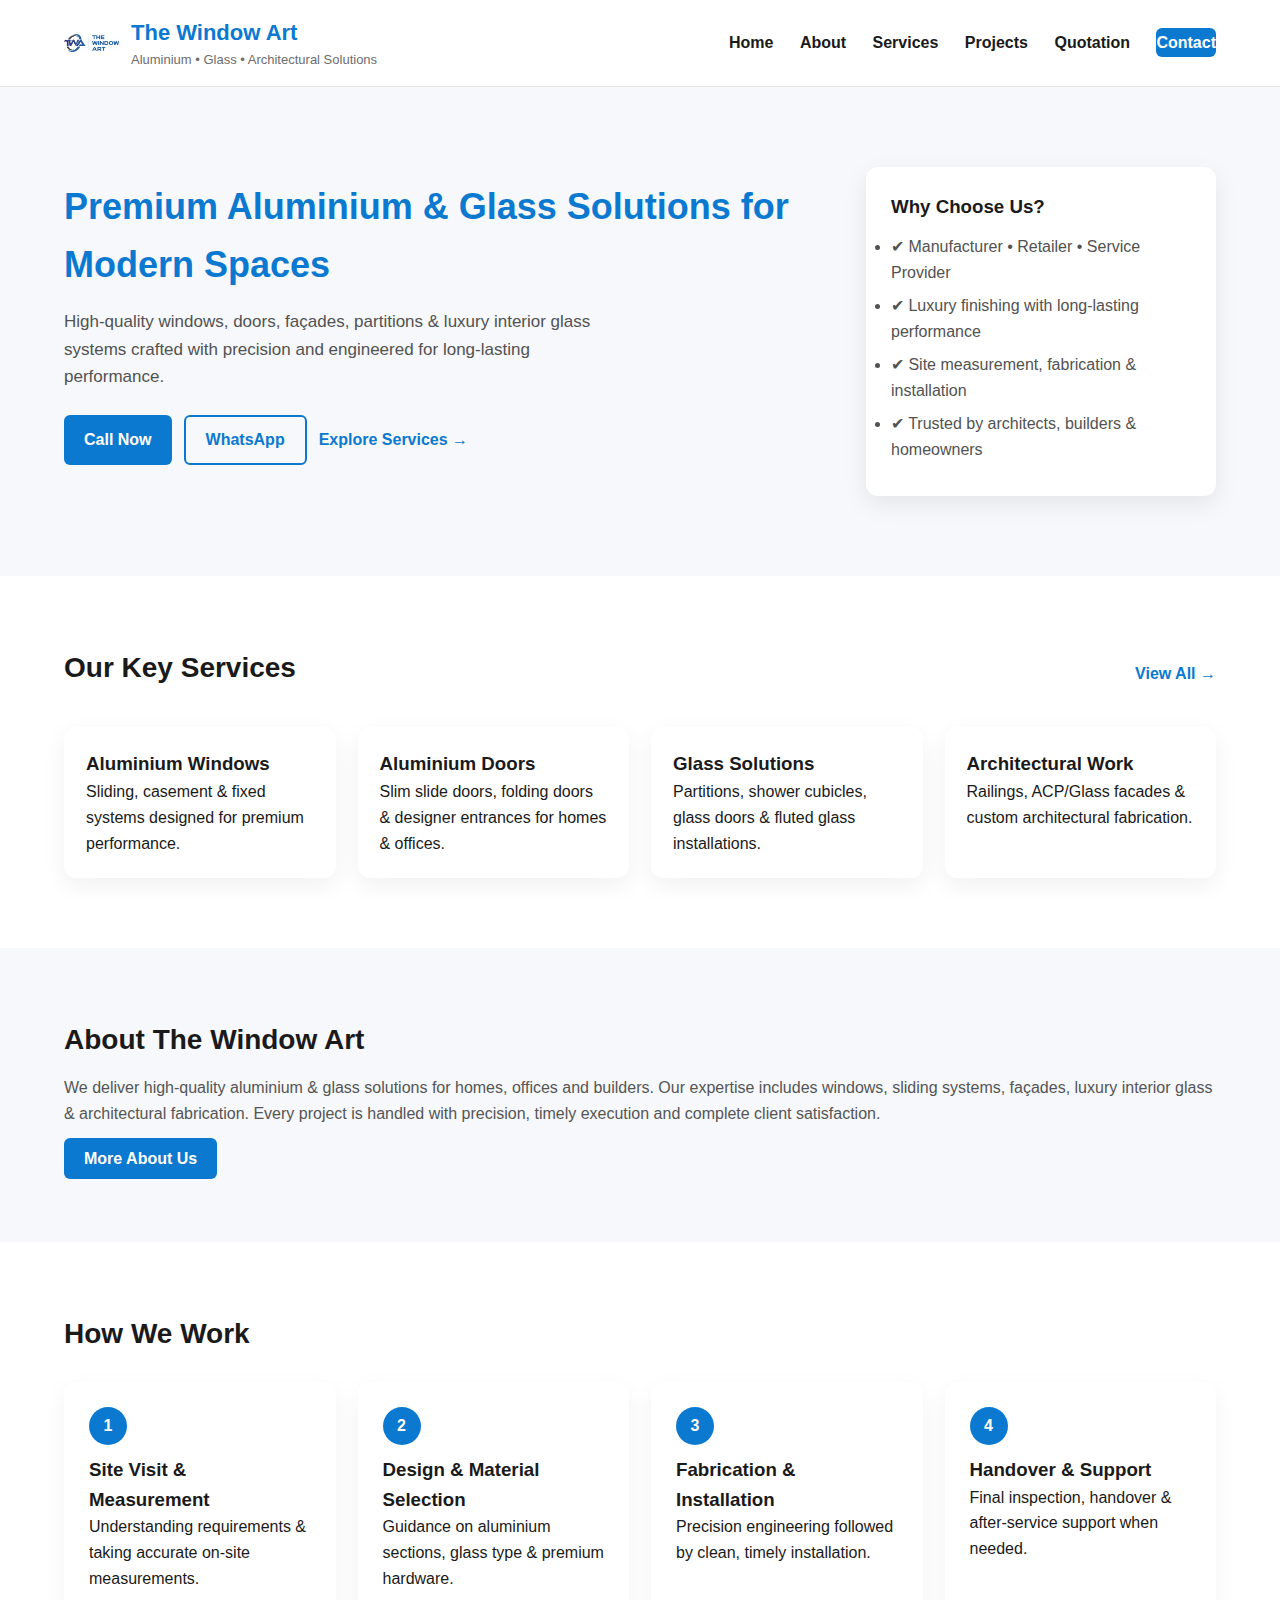
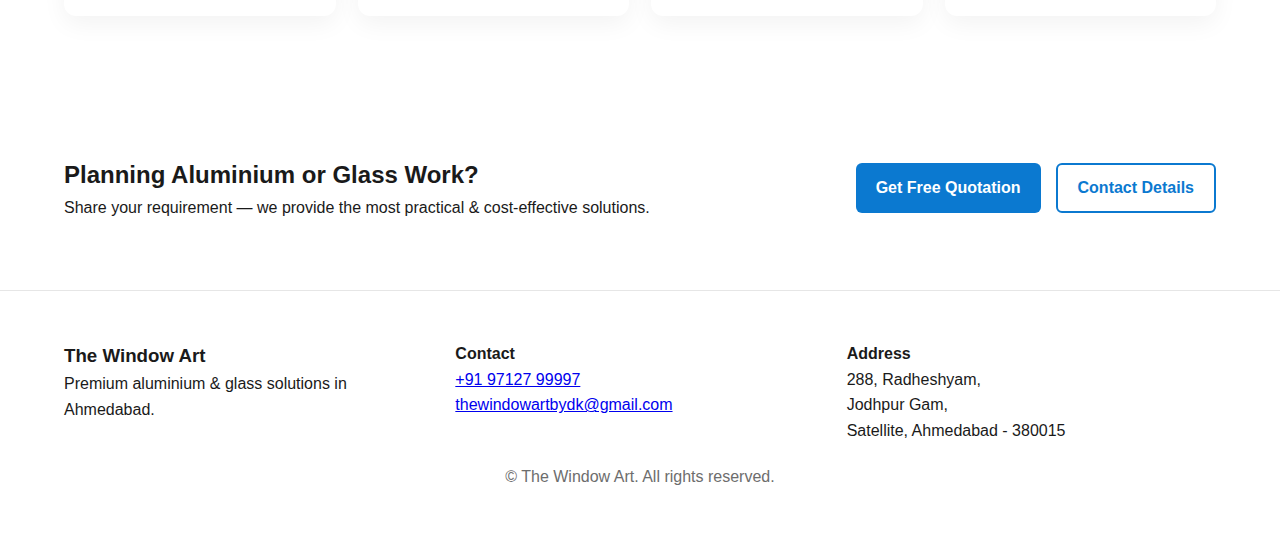
<file: index.html>
<!DOCTYPE html>
<html lang="en">
<head>
  <meta charset="UTF-8" />
  <meta name="viewport" content="width=device-width, initial-scale=1.0" />
  <title>The Window Art | Premium Aluminium & Glass Solutions</title>
  <link rel="stylesheet" href="style.css" />
  <link rel="icon" type="image/png" href="assets/images/twa-logo.png" />
</head>
<body class="home-light">

<!-- HEADER -->
<header class="header light-header">
  <div class="container header-flex">
    <a href="index.html" class="brand-flex">
      <img src="assets/images/twa-logo.png" class="logo"/>
      <div>
        <h1 class="brand-title">The Window Art</h1>
        <p class="brand-sub">Aluminium • Glass • Architectural Solutions</p>
      </div>
    </a>

    <nav class="nav">
      <a href="index.html">Home</a>
      <a href="about.html">About</a>
      <a href="services.html">Services</a>
      <a href="projects.html">Projects</a>
      <a href="free-quotation.html">Quotation</a>
      <a href="contact.html" class="btn-nav">Contact</a>
    </nav>
  </div>
</header>

<!-- HERO -->
<section class="hero-light">
  <div class="container hero-inner">
    <div class="hero-text-block">
      <h2 class="hero-title">Premium Aluminium & Glass Solutions for Modern Spaces</h2>
      <p class="hero-sub">High‑quality windows, doors, façades, partitions & luxury interior glass systems crafted with precision and engineered for long‑lasting performance.</p>

      <div class="hero-btn-row">
        <a href="tel:+919712799997" class="btn-primary">Call Now</a>
        <a href="https://wa.me/919712799997" target="_blank" class="btn-outline">WhatsApp</a>
        <a href="services.html" class="btn-link">Explore Services →</a>
      </div>
    </div>

    <div class="hero-stats-card">
      <h3>Why Choose Us?</h3>
      <ul>
        <li>✔ Manufacturer • Retailer • Service Provider</li>
        <li>✔ Luxury finishing with long‑lasting performance</li>
        <li>✔ Site measurement, fabrication & installation</li>
        <li>✔ Trusted by architects, builders & homeowners</li>
      </ul>
    </div>
  </div>
</section>

<!-- SERVICES HIGHLIGHT -->
<section class="section-light">
  <div class="container">
    <div class="section-header-flex">
      <h2 class="section-title">Our Key Services</h2>
      <a href="services.html" class="section-link">View All →</a>
    </div>

    <div class="service-card-grid">
      <div class="service-card">
        <h3>Aluminium Windows</h3>
        <p>Sliding, casement & fixed systems designed for premium performance.</p>
      </div>

      <div class="service-card">
        <h3>Aluminium Doors</h3>
        <p>Slim slide doors, folding doors & designer entrances for homes & offices.</p>
      </div>

      <div class="service-card">
        <h3>Glass Solutions</h3>
        <p>Partitions, shower cubicles, glass doors & fluted glass installations.</p>
      </div>

      <div class="service-card">
        <h3>Architectural Work</h3>
        <p>Railings, ACP/Glass facades & custom architectural fabrication.</p>
      </div>
    </div>
  </div>
</section>

<!-- ABOUT PREVIEW -->
<section class="section-grey">
  <div class="container about-preview-flex">
    <div class="about-text">
      <h2 class="section-title">About The Window Art</h2>
      <p>
        We deliver high‑quality aluminium & glass solutions for homes, offices and builders.
        Our expertise includes windows, sliding systems, façades, luxury interior glass & architectural fabrication.
        Every project is handled with precision, timely execution and complete client satisfaction.
      </p>
      <a href="about.html" class="btn-primary">More About Us</a>
    </div>
  </div>
</section>

<!-- PROCESS -->
<section class="section-light">
  <div class="container">
    <h2 class="section-title">How We Work</h2>
    <div class="steps-grid-light">

      <div class="step-box-light">
        <span class="step-num">1</span>
        <h3>Site Visit & Measurement</h3>
        <p>Understanding requirements & taking accurate on-site measurements.</p>
      </div>

      <div class="step-box-light">
        <span class="step-num">2</span>
        <h3>Design & Material Selection</h3>
        <p>Guidance on aluminium sections, glass type & premium hardware.</p>
      </div>

      <div class="step-box-light">
        <span class="step-num">3</span>
        <h3>Fabrication & Installation</h3>
        <p>Precision engineering followed by clean, timely installation.</p>
      </div>

      <div class="step-box-light">
        <span class="step-num">4</span>
        <h3>Handover & Support</h3>
        <p>Final inspection, handover & after‑service support when needed.</p>
      </div>

    </div>
  </div>
</section>

<!-- CTA -->
<section class="section-cta-light">
  <div class="container cta-flex">
    <div>
      <h2>Planning Aluminium or Glass Work?</h2>
      <p>Share your requirement — we provide the most practical & cost‑effective solutions.</p>
    </div>
    <div class="cta-btns">
      <a href="free-quotation.html" class="btn-primary">Get Free Quotation</a>
      <a href="contact.html" class="btn-outline">Contact Details</a>
    </div>
  </div>
</section>

<!-- FOOTER -->
<footer class="footer-light">
  <div class="container footer-grid">

    <div>
      <h3>The Window Art</h3>
      <p>Premium aluminium & glass solutions in Ahmedabad.</p>
    </div>

    <div>
      <h4>Contact</h4>
      <p><a href="tel:+919712799997">+91 97127 99997</a></p>
      <p><a href="mailto:thewindowartbydk@gmail.com">thewindowartbydk@gmail.com</a></p>
    </div>

    <div>
      <h4>Address</h4>
      <p>288, Radheshyam,<br>Jodhpur Gam,<br>Satellite, Ahmedabad - 380015</p>
    </div>

  </div>

  <div class="footer-bottom-light">
    <p>© <span id="year"></span> The Window Art. All rights reserved.</p>
  </div>
</footer>

</body>
</html>
</file>
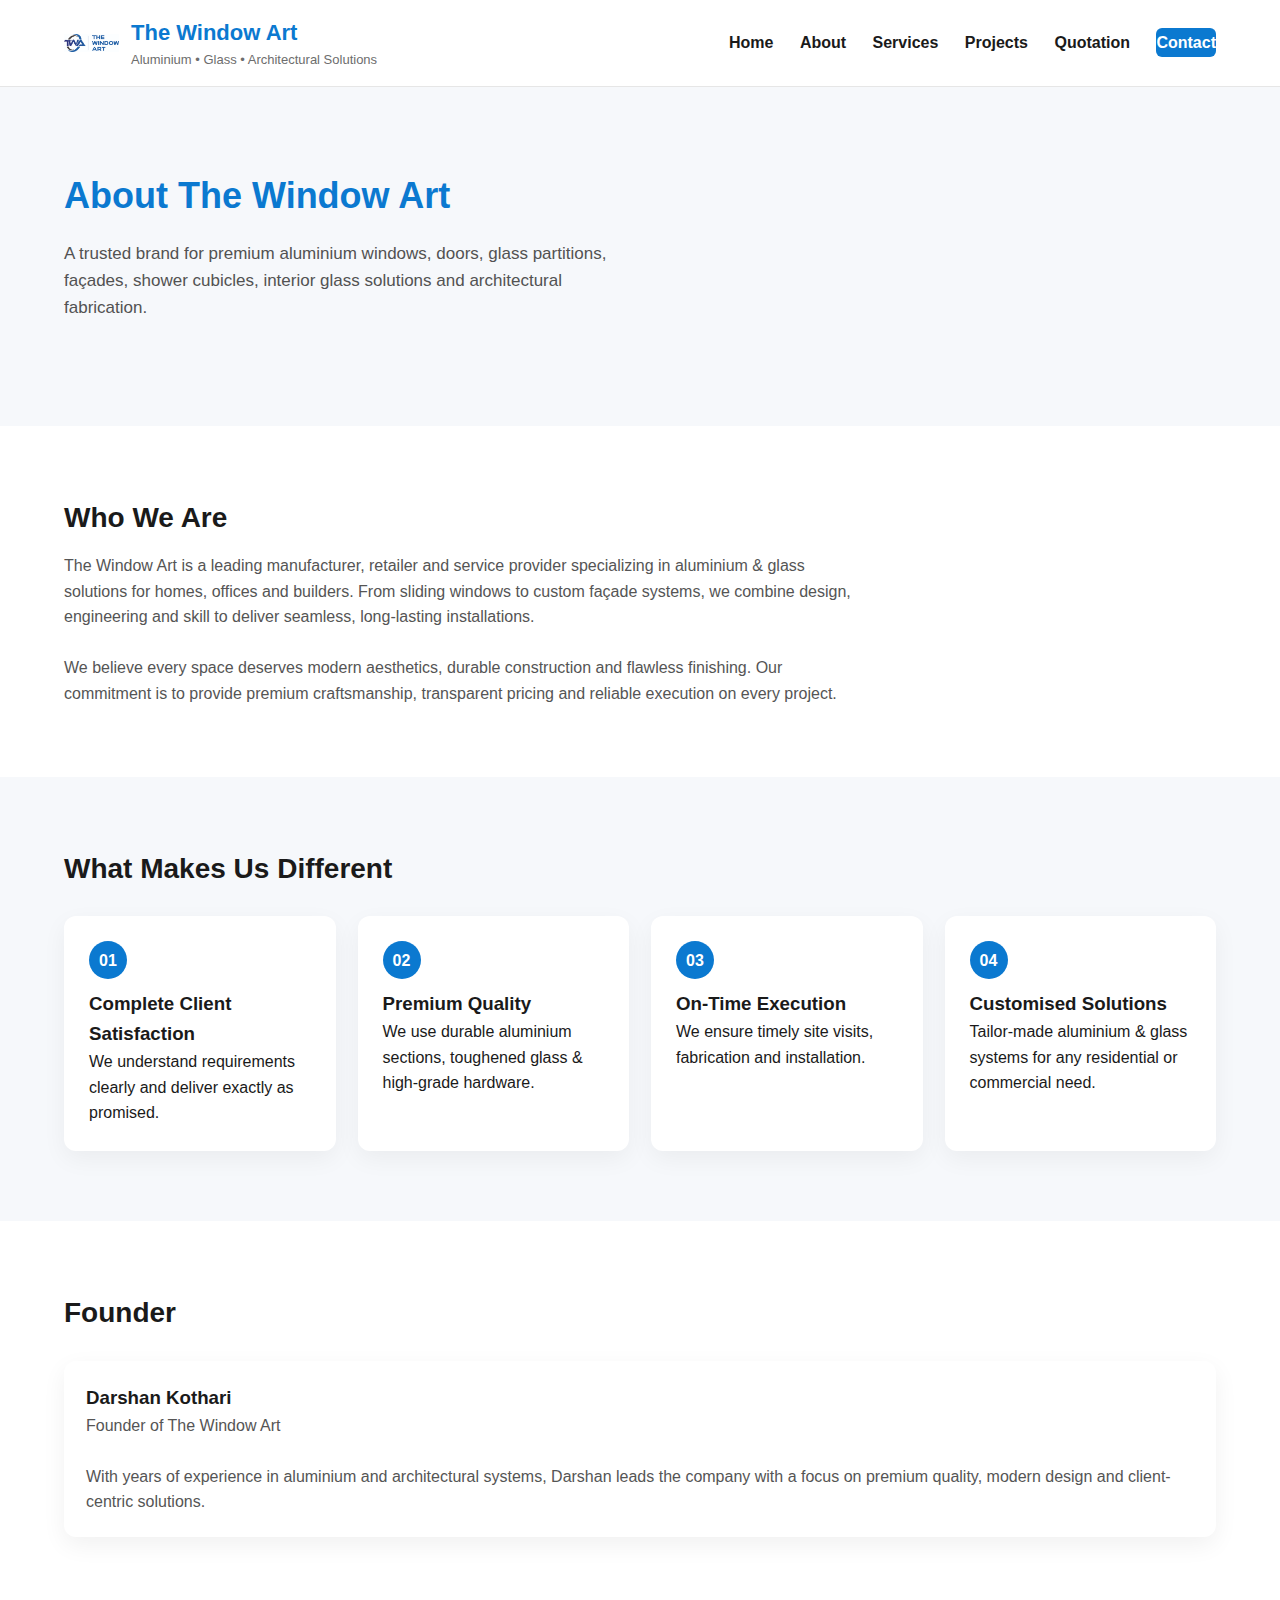
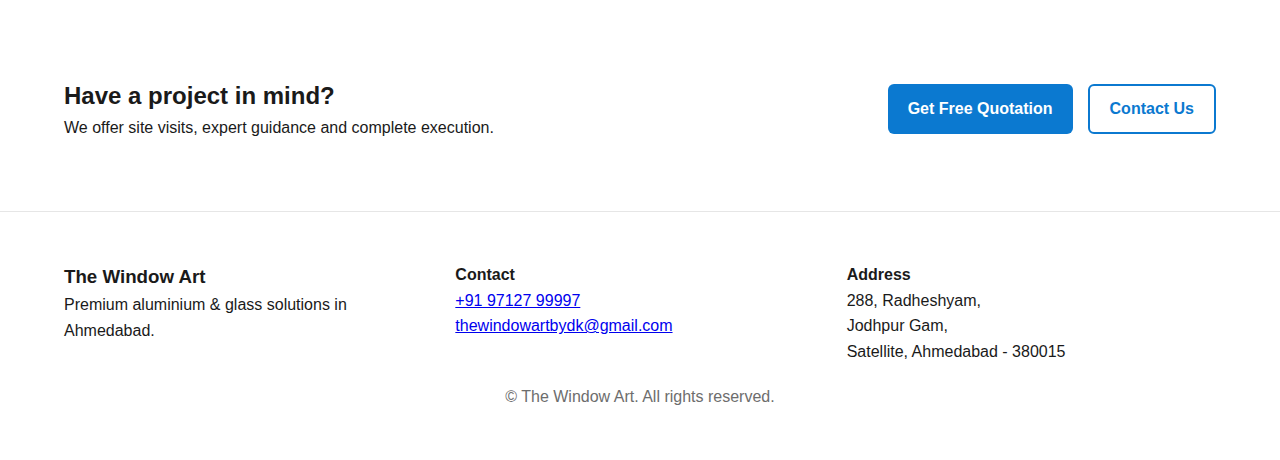
<file: about.html>
<!DOCTYPE html>
<html lang="en">
<head>
  <meta charset="UTF-8" />
  <meta name="viewport" content="width=device-width, initial-scale=1.0" />
  <title>About Us | The Window Art</title>

  <link rel="stylesheet" href="style.css" />
  <link rel="icon" type="image/png" href="assets/images/twa-logo.png" />
</head>

<body class="page-about">

<!-- Header -->
<header class="header light-header">
  <div class="container header-flex">
    <a href="index.html" class="brand-flex">
      <img src="assets/images/twa-logo.png" class="logo" />
      <div>
        <h1 class="brand-title">The Window Art</h1>
        <p class="brand-sub">Aluminium • Glass • Architectural Solutions</p>
      </div>
    </a>

    <nav class="nav">
      <a href="index.html">Home</a>
      <a href="about.html" class="active">About</a>
      <a href="services.html">Services</a>
      <a href="projects.html">Projects</a>
      <a href="free-quotation.html">Quotation</a>
      <a href="contact.html" class="btn-nav">Contact</a>
    </nav>
  </div>
</header>


<!-- HERO -->
<section class="hero-light">
  <div class="container">
    <h2 class="hero-title">About The Window Art</h2>
    <p class="hero-sub">
      A trusted brand for premium aluminium windows, doors, glass partitions, façades, 
      shower cubicles, interior glass solutions and architectural fabrication.
    </p>
  </div>
</section>


<!-- ABOUT CONTENT -->
<section class="section-light">
  <div class="container">
    <h2 class="section-title">Who We Are</h2>
    <p style="max-width: 800px; color:#555;">
      The Window Art is a leading manufacturer, retailer and service provider 
      specializing in aluminium & glass solutions for homes, offices and builders. 
      From sliding windows to custom façade systems, we combine design, engineering 
      and skill to deliver seamless, long-lasting installations.
      <br><br>
      We believe every space deserves modern aesthetics, durable construction 
      and flawless finishing. Our commitment is to provide premium craftsmanship, 
      transparent pricing and reliable execution on every project.
    </p>
  </div>
</section>


<!-- SPECIALITIES -->
<section class="section-grey">
  <div class="container">
    <h2 class="section-title">What Makes Us Different</h2>

    <div class="steps-grid-light">

      <div class="step-box-light">
        <span class="step-num">01</span>
        <h3>Complete Client Satisfaction</h3>
        <p>We understand requirements clearly and deliver exactly as promised.</p>
      </div>

      <div class="step-box-light">
        <span class="step-num">02</span>
        <h3>Premium Quality</h3>
        <p>We use durable aluminium sections, toughened glass & high-grade hardware.</p>
      </div>

      <div class="step-box-light">
        <span class="step-num">03</span>
        <h3>On-Time Execution</h3>
        <p>We ensure timely site visits, fabrication and installation.</p>
      </div>

      <div class="step-box-light">
        <span class="step-num">04</span>
        <h3>Customised Solutions</h3>
        <p>Tailor-made aluminium & glass systems for any residential or commercial need.</p>
      </div>

    </div>
  </div>
</section>


<!-- FOUNDER SECTION -->
<section class="section-light">
  <div class="container">
    <h2 class="section-title">Founder</h2>

    <div class="service-card-grid" style="grid-template-columns: 1fr;">
      <div class="service-card">
        <h3>Darshan Kothari</h3>
        <p style="color:#555;">
          Founder of The Window Art  
          <br><br>
          With years of experience in aluminium and architectural systems, 
          Darshan leads the company with a focus on premium quality, 
          modern design and client-centric solutions. 
        </p>
      </div>
    </div>
  </div>
</section>


<!-- CTA -->
<section class="section-cta-light">
  <div class="container cta-flex">
    <div>
      <h2>Have a project in mind?</h2>
      <p>We offer site visits, expert guidance and complete execution.</p>
    </div>
    <div class="cta-btns">
      <a href="free-quotation.html" class="btn-primary">Get Free Quotation</a>
      <a href="contact.html" class="btn-outline">Contact Us</a>
    </div>
  </div>
</section>


<!-- FOOTER -->
<footer class="footer-light">
  <div class="container footer-grid">
    <div>
      <h3>The Window Art</h3>
      <p>Premium aluminium & glass solutions in Ahmedabad.</p>
    </div>

    <div>
      <h4>Contact</h4>
      <p><a href="tel:+919712799997">+91 97127 99997</a></p>
      <p><a href="mailto:thewindowartbydk@gmail.com">thewindowartbydk@gmail.com</a></p>
    </div>

    <div>
      <h4>Address</h4>
      <p>288, Radheshyam,<br>Jodhpur Gam,<br>Satellite, Ahmedabad - 380015</p>
    </div>
  </div>

  <div class="footer-bottom-light">
    <p>© <span id="year"></span> The Window Art. All rights reserved.</p>
  </div>
</footer>

</body>
</html>
</file>
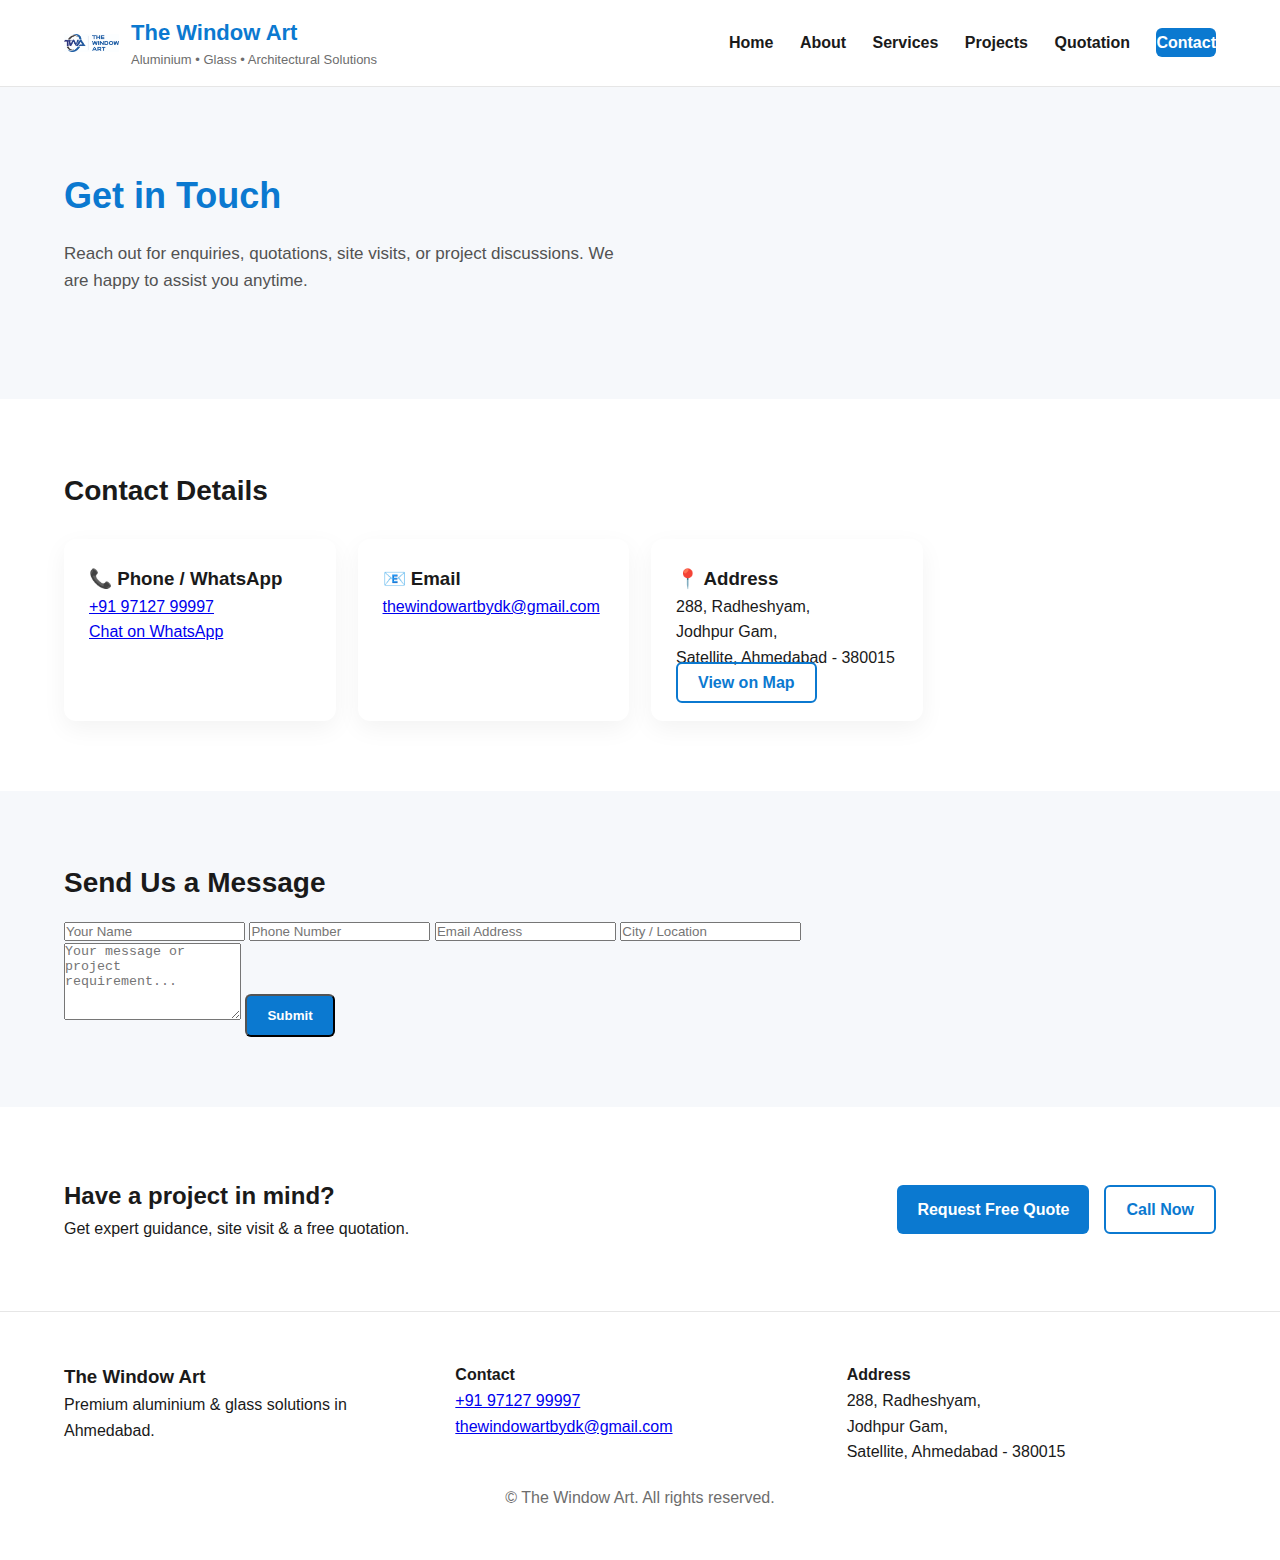
<file: contact.html>
<!DOCTYPE html>
<html lang="en">
<head>
  <meta charset="UTF-8" />
  <meta name="viewport" content="width=device-width, initial-scale=1.0" />
  <title>Contact Us | The Window Art</title>

  <link rel="stylesheet" href="style.css" />
  <link rel="icon" type="image/png" href="assets/images/twa-logo.png" />
</head>

<body class="page-contact">

<!-- HEADER -->
<header class="header light-header">
  <div class="container header-flex">
    <a href="index.html" class="brand-flex">
      <img src="assets/images/twa-logo.png" class="logo" />
      <div>
        <h1 class="brand-title">The Window Art</h1>
        <p class="brand-sub">Aluminium • Glass • Architectural Solutions</p>
      </div>
    </a>

    <nav class="nav">
      <a href="index.html">Home</a>
      <a href="about.html">About</a>
      <a href="services.html">Services</a>
      <a href="projects.html">Projects</a>
      <a href="free-quotation.html">Quotation</a>
      <a href="contact.html" class="btn-nav active">Contact</a>
    </nav>
  </div>
</header>


<!-- HERO -->
<section class="hero-light">
  <div class="container">
    <h2 class="hero-title">Get in Touch</h2>
    <p class="hero-sub">
      Reach out for enquiries, quotations, site visits, or project discussions.
      We are happy to assist you anytime.
    </p>
  </div>
</section>


<!-- CONTACT DETAILS -->
<section class="section-light">
  <div class="container">
    <h2 class="section-title">Contact Details</h2>

    <div class="steps-grid-light">

      <div class="step-box-light">
        <h3>📞 Phone / WhatsApp</h3>
        <p><a href="tel:+919712799997">+91 97127 99997</a></p>
        <p><a href="https://wa.me/919712799997" target="_blank">Chat on WhatsApp</a></p>
      </div>

      <div class="step-box-light">
        <h3>📧 Email</h3>
        <p><a href="mailto:thewindowartbydk@gmail.com">thewindowartbydk@gmail.com</a></p>
      </div>

      <div class="step-box-light">
        <h3>📍 Address</h3>
        <p>
          288, Radheshyam,<br>
          Jodhpur Gam,<br>
          Satellite, Ahmedabad - 380015
        </p>
        <a href="https://maps.google.com/?q=The Window Art Ahmedabad" class="btn-outline" target="_blank">View on Map</a>
      </div>

    </div>
  </div>
</section>


<!-- CONTACT FORM -->
<section class="section-grey">
  <div class="container">
    <h2 class="section-title">Send Us a Message</h2>

    <form class="contact-form-light" onsubmit="event.preventDefault(); alert('Thank you! We will contact you shortly.');">

      <div class="form-grid">
        <input type="text" placeholder="Your Name" required />
        <input type="tel" placeholder="Phone Number" required />
        <input type="email" placeholder="Email Address" />
        <input type="text" placeholder="City / Location" />
      </div>

      <textarea rows="5" placeholder="Your message or project requirement..." required></textarea>

      <button type="submit" class="btn-primary">Submit</button>
    </form>
  </div>
</section>


<!-- CTA -->
<section class="section-cta-light">
  <div class="container cta-flex">
    <div>
      <h2>Have a project in mind?</h2>
      <p>Get expert guidance, site visit & a free quotation.</p>
    </div>
    <div class="cta-btns">
      <a href="free-quotation.html" class="btn-primary">Request Free Quote</a>
      <a href="tel:+919712799997" class="btn-outline">Call Now</a>
    </div>
  </div>
</section>


<!-- FOOTER -->
<footer class="footer-light">
  <div class="container footer-grid">
    <div>
      <h3>The Window Art</h3>
      <p>Premium aluminium & glass solutions in Ahmedabad.</p>
    </div>

    <div>
      <h4>Contact</h4>
      <p><a href="tel:+919712799997">+91 97127 99997</a></p>
      <p><a href="mailto:thewindowartbydk@gmail.com">thewindowartbydk@gmail.com</a></p>
    </div>

    <div>
      <h4>Address</h4>
      <p>288, Radheshyam,<br>Jodhpur Gam,<br>Satellite, Ahmedabad - 380015</p>
    </div>
  </div>

  <div class="footer-bottom-light">
    <p>© <span id="year"></span> The Window Art. All rights reserved.</p>
  </div>
</footer>

</body>
</html>
</file>
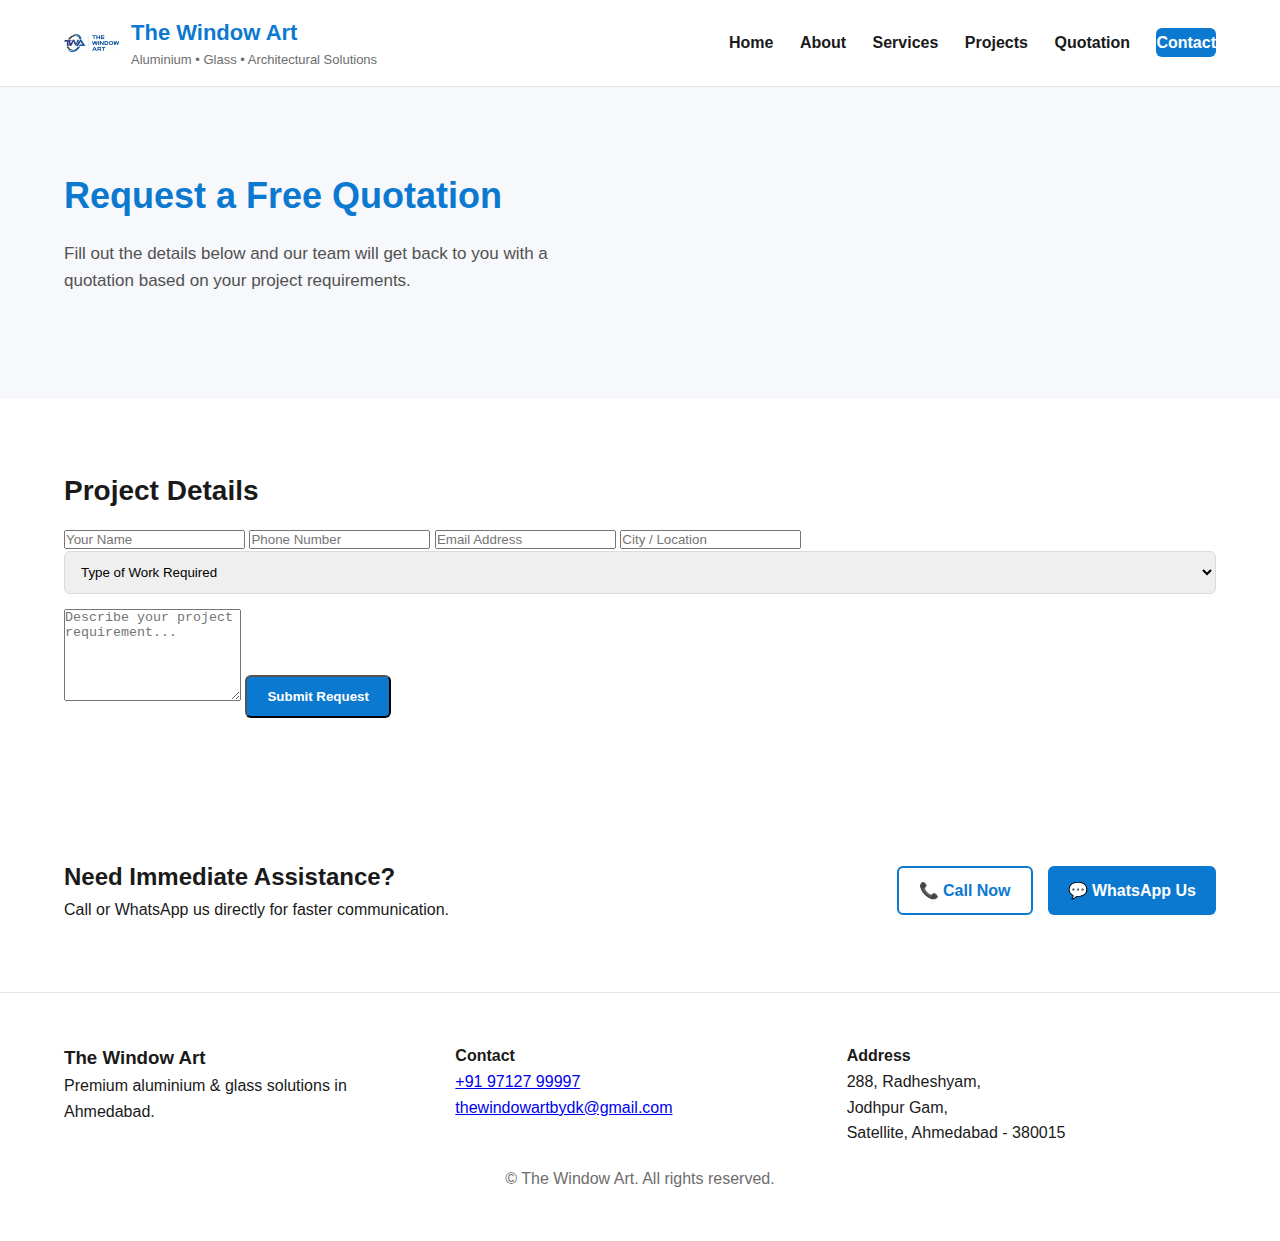
<file: free-quotation.html>
<!DOCTYPE html>
<html lang="en">
<head>
  <meta charset="UTF-8" />
  <meta name="viewport" content="width=device-width, initial-scale=1.0" />
  <title>Free Quotation | The Window Art</title>

  <link rel="stylesheet" href="style.css" />
  <link rel="icon" type="image/png" href="assets/images/twa-logo.png" />
</head>

<body class="page-quotation">

<!-- HEADER -->
<header class="header light-header">
  <div class="container header-flex">
    <a href="index.html" class="brand-flex">
      <img src="assets/images/twa-logo.png" class="logo" />
      <div>
        <h1 class="brand-title">The Window Art</h1>
        <p class="brand-sub">Aluminium • Glass • Architectural Solutions</p>
      </div>
    </a>

    <nav class="nav">
      <a href="index.html">Home</a>
      <a href="about.html">About</a>
      <a href="services.html">Services</a>
      <a href="projects.html">Projects</a>
      <a href="free-quotation.html" class="active">Quotation</a>
      <a href="contact.html" class="btn-nav">Contact</a>
    </nav>
  </div>
</header>


<!-- HERO -->
<section class="hero-light">
  <div class="container">
    <h2 class="hero-title">Request a Free Quotation</h2>
    <p class="hero-sub">
      Fill out the details below and our team will get back to you with a quotation
      based on your project requirements.
    </p>
  </div>
</section>


<!-- QUOTATION FORM -->
<section class="section-light">
  <div class="container">

    <h2 class="section-title">Project Details</h2>

    <form class="contact-form-light" onsubmit="event.preventDefault(); alert('Thank you! We will prepare your quotation shortly.');">

      <div class="form-grid">
        <input type="text" placeholder="Your Name" required />
        <input type="tel" placeholder="Phone Number" required />
        <input type="email" placeholder="Email Address" />
        <input type="text" placeholder="City / Location" required />
      </div>

      <select required style="padding:12px; border-radius:6px; border:1px solid #dcdcdc; margin-bottom:15px; width:100%;">
        <option value="">Type of Work Required</option>
        <option>Aluminium Windows</option>
        <option>Aluminium Doors</option>
        <option>Glass Partitions</option>
        <option>Shower Cubicles</option>
        <option>Glass Facade / ACP Facade</option>
        <option>Slim Sliding System</option>
        <option>Railing / Balcony Glass</option>
        <option>Wardrobe Glass / Interior Glass</option>
        <option>Other Custom Work</option>
      </select>

      <textarea rows="6" placeholder="Describe your project requirement..." required></textarea>

      <button type="submit" class="btn-primary">Submit Request</button>
    </form>

  </div>
</section>


<!-- CTA -->
<section class="section-cta-light">
  <div class="container cta-flex">
    <div>
      <h2>Need Immediate Assistance?</h2>
      <p>Call or WhatsApp us directly for faster communication.</p>
    </div>
    <div class="cta-btns">
      <a href="tel:+919712799997" class="btn-outline">📞 Call Now</a>
      <a href="https://wa.me/919712799997" target="_blank" class="btn-primary">💬 WhatsApp Us</a>
    </div>
  </div>
</section>


<!-- FOOTER -->
<footer class="footer-light">
  <div class="container footer-grid">
    <div>
      <h3>The Window Art</h3>
      <p>Premium aluminium & glass solutions in Ahmedabad.</p>
    </div>

    <div>
      <h4>Contact</h4>
      <p><a href="tel:+919712799997">+91 97127 99997</a></p>
      <p><a href="mailto:thewindowartbydk@gmail.com">thewindowartbydk@gmail.com</a></p>
    </div>

    <div>
      <h4>Address</h4>
      <p>288, Radheshyam,<br>Jodhpur Gam,<br>Satellite, Ahmedabad - 380015</p>
    </div>
  </div>

  <div class="footer-bottom-light">
    <p>© <span id="year"></span> The Window Art. All rights reserved.</p>
  </div>
</footer>

</body>
</html>
</file>
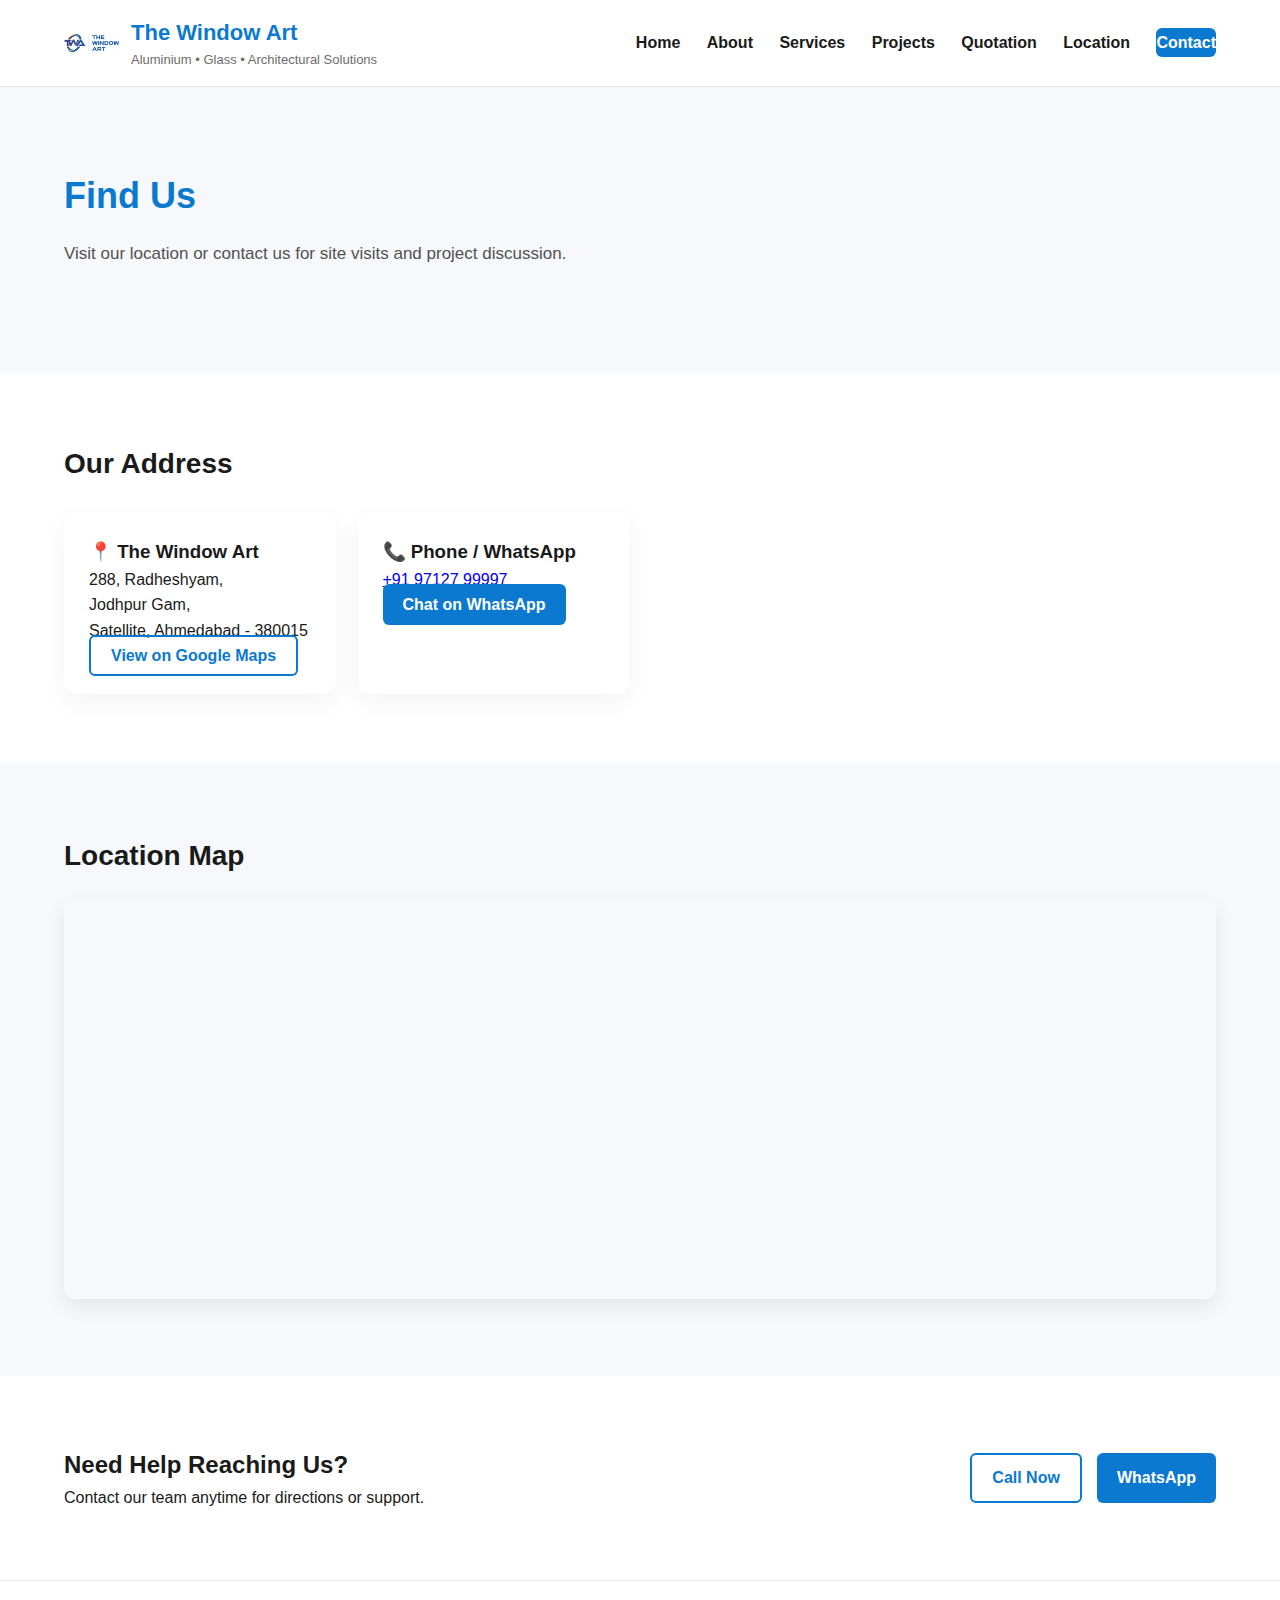
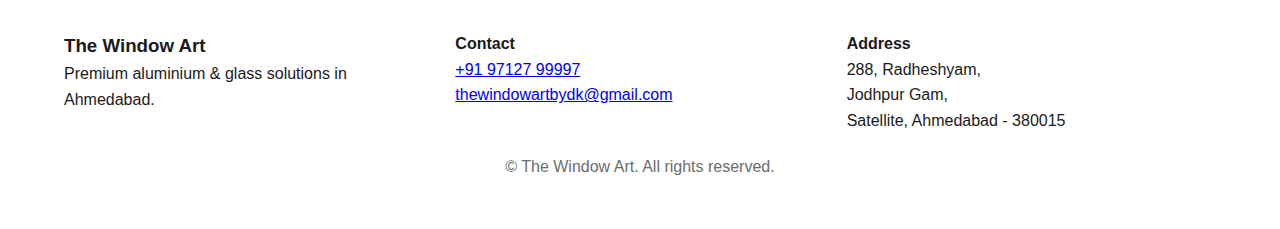
<file: location.html>
<!DOCTYPE html>
<html lang="en">
<head>
  <meta charset="UTF-8" />
  <meta name="viewport" content="width=device-width, initial-scale=1.0" />
  <title>Location | The Window Art</title>

  <link rel="stylesheet" href="style.css" />
  <link rel="icon" type="image/png" href="assets/images/twa-logo.png" />
</head>

<body class="page-location">

<!-- HEADER -->
<header class="header light-header">
  <div class="container header-flex">
    <a href="index.html" class="brand-flex">
      <img src="assets/images/twa-logo.png" class="logo" />
      <div>
        <h1 class="brand-title">The Window Art</h1>
        <p class="brand-sub">Aluminium • Glass • Architectural Solutions</p>
      </div>
    </a>

    <nav class="nav">
      <a href="index.html">Home</a>
      <a href="about.html">About</a>
      <a href="services.html">Services</a>
      <a href="projects.html">Projects</a>
      <a href="free-quotation.html">Quotation</a>
      <a href="location.html" class="active">Location</a>
      <a href="contact.html" class="btn-nav">Contact</a>
    </nav>
  </div>
</header>


<!-- HERO -->
<section class="hero-light">
  <div class="container">
    <h2 class="hero-title">Find Us</h2>
    <p class="hero-sub">
      Visit our location or contact us for site visits and project discussion.
    </p>
  </div>
</section>


<!-- ADDRESS BLOCK -->
<section class="section-light">
  <div class="container">

    <h2 class="section-title">Our Address</h2>

    <div class="steps-grid-light">

      <div class="step-box-light">
        <h3>📍 The Window Art</h3>
        <p>
          288, Radheshyam,<br>
          Jodhpur Gam,<br>
          Satellite, Ahmedabad - 380015
        </p>
        <a href="https://maps.google.com/?q=The Window Art Ahmedabad" target="_blank" class="btn-outline">
          View on Google Maps
        </a>
      </div>

      <div class="step-box-light">
        <h3>📞 Phone / WhatsApp</h3>
        <p><a href="tel:+919712799997">+91 97127 99997</a></p>
        <a href="https://wa.me/919712799997" target="_blank" class="btn-primary">Chat on WhatsApp</a>
      </div>

    </div>

  </div>
</section>


<!-- GOOGLE MAP EMBED -->
<section class="section-grey">
  <div class="container">
    <h2 class="section-title">Location Map</h2>

    <div style="margin-top:20px;">
      <iframe 
        src="https://www.google.com/maps?q=The+Window+Art+Ahmedabad&output=embed"
        width="100%" 
        height="400" 
        style="border:0; border-radius:10px; box-shadow:0px 8px 20px rgba(0,0,0,0.08);" 
        allowfullscreen="" 
        loading="lazy" 
        referrerpolicy="no-referrer-when-downgrade">
      </iframe>
    </div>

  </div>
</section>


<!-- CTA -->
<section class="section-cta-light">
  <div class="container cta-flex">
    <div>
      <h2>Need Help Reaching Us?</h2>
      <p>Contact our team anytime for directions or support.</p>
    </div>
    <div class="cta-btns">
      <a href="tel:+919712799997" class="btn-outline">Call Now</a>
      <a href="https://wa.me/919712799997" target="_blank" class="btn-primary">WhatsApp</a>
    </div>
  </div>
</section>


<!-- FOOTER -->
<footer class="footer-light">
  <div class="container footer-grid">
    <div>
      <h3>The Window Art</h3>
      <p>Premium aluminium & glass solutions in Ahmedabad.</p>
    </div>

    <div>
      <h4>Contact</h4>
      <p><a href="tel:+919712799997">+91 97127 99997</a></p>
      <p><a href="mailto:thewindowartbydk@gmail.com">thewindowartbydk@gmail.com</a></p>
    </div>

    <div>
      <h4>Address</h4>
      <p>288, Radheshyam,<br>Jodhpur Gam,<br>Satellite, Ahmedabad - 380015</p>
    </div>
  </div>

  <div class="footer-bottom-light">
    <p>© <span id="year"></span> The Window Art. All rights reserved.</p>
  </div>
</footer>

</body>
</html>
</file>
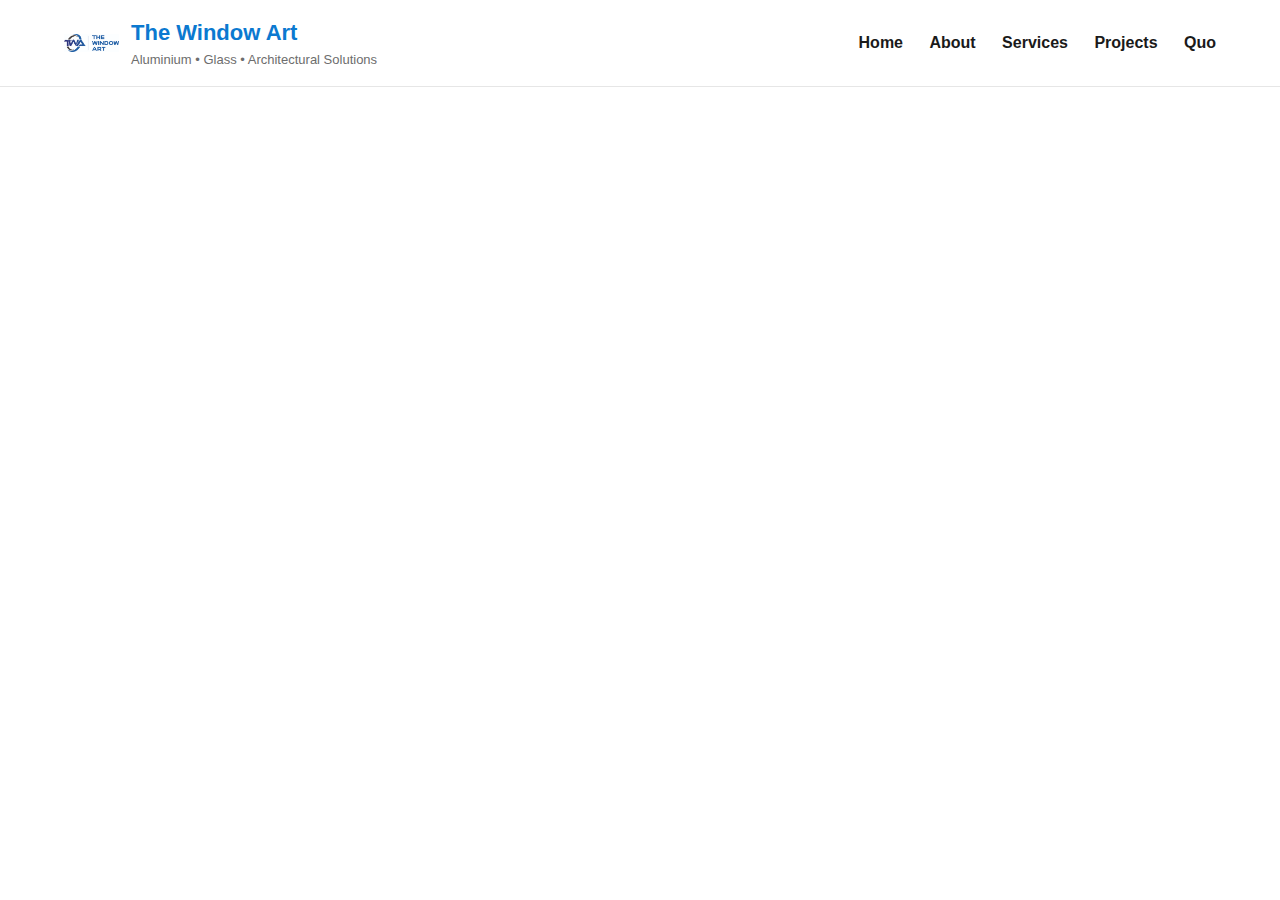
<file: services.html>
<!DOCTYPE html>
<html lang="en">
<head>
  <meta charset="UTF-8" />
  <meta name="viewport" content="width=device-width, initial-scale=1.0" />
  <title>Services | The Window Art</title>

  <link rel="stylesheet" href="style.css" />
  <link rel="icon" type="image/png" href="assets/images/twa-logo.png" />
</head>

<body class="page-services">

<!-- HEADER -->
<header class="header light-header">
  <div class="container header-flex">
    <a href="index.html" class="brand-flex">
      <img src="assets/images/twa-logo.png" class="logo" />
      <div>
        <h1 class="brand-title">The Window Art</h1>
        <p class="brand-sub">Aluminium • Glass • Architectural Solutions</p>
      </div>
    </a>

    <nav class="nav">
      <a href="index.html">Home</a>
      <a href="about.html">About</a>
      <a href="services.html" class="active">Services</a>
      <a href="projects.html">Projects</a>
      <a href="free-quotation.html">Quo
</file>
<file: style.css>
/* ------------------------------
   GLOBAL RESET + BASE STYLES
------------------------------ */
* {
  margin: 0;
  padding: 0;
  box-sizing: border-box;
}

body {
  font-family: "Segoe UI", Arial, sans-serif;
  color: #1a1a1a;
  background: #ffffff;
  line-height: 1.6;
}

img {
  max-width: 100%;
  height: auto;
}

.container {
  width: 90%;
  max-width: 1200px;
  margin: auto;
}

/* ------------------------------
   HEADER (LIGHT MODE)
------------------------------ */
.header {
  background: #ffffff;
  border-bottom: 1px solid #e6e6e6;
  padding: 15px 0;
  position: sticky;
  top: 0;
  z-index: 200;
}

.header-flex {
  display: flex;
  justify-content: space-between;
  align-items: center;
}

.brand-flex {
  display: flex;
  align-items: center;
  gap: 12px;
  text-decoration: none;
}

.logo {
  width: 55px;
}

.brand-title {
  font-size: 22px;
  font-weight: 700;
  color: #0b79d0;
}

.brand-sub {
  font-size: 13px;
  color: #6d6d6d;
}

.nav a {
  text-decoration: none;
  margin-left: 22px;
  font-weight: 600;
  color: #1a1a1a;
  padding: 6px 0;
}

.nav a:hover {
  color: #0b79d0;
}

.btn-nav {
  padding: 8px 16px;
  background: #0b79d0;
  color: #fff !important;
  border-radius: 6px;
}

/* ------------------------------
   HERO SECTION (WHITE + BLUE)
------------------------------ */
.hero-light {
  background: #f6f8fb;
  padding: 80px 0;
}

.hero-inner {
  display: grid;
  grid-template-columns: 1fr 350px;
  gap: 40px;
  align-items: center;
}

.hero-title {
  font-size: 36px;
  font-weight: 700;
  color: #0b79d0;
  margin-bottom: 15px;
}

.hero-sub {
  font-size: 17px;
  color: #525252;
  max-width: 550px;
  margin-bottom: 25px;
}

.hero-btn-row {
  display: flex;
  gap: 12px;
  margin-bottom: 20px;
}

/* BUTTONS */
.btn-primary {
  background: #0b79d0;
  color: white;
  padding: 12px 20px;
  border-radius: 6px;
  text-decoration: none;
  font-weight: 600;
}

.btn-primary:hover {
  background: #095fa5;
}

.btn-outline {
  background: transparent;
  border: 2px solid #0b79d0;
  padding: 10px 20px;
  border-radius: 6px;
  font-weight: 600;
  color: #0b79d0;
  text-decoration: none;
}

.btn-outline:hover {
  background: #0b79d0;
  color: #fff;
}

.btn-link {
  text-decoration: none;
  font-weight: 600;
  color: #0b79d0;
  padding-top: 12px;
}

/* HERO RIGHT CARD */
.hero-stats-card {
  background: #ffffff;
  padding: 25px;
  border-radius: 12px;
  box-shadow: 0px 8px 25px rgba(0, 0, 0, 0.08);
}

.hero-stats-card h3 {
  margin-bottom: 12px;
}

.hero-stats-card ul li {
  margin-bottom: 8px;
  color: #525252;
}

/* ------------------------------
   SECTION HEADERS
------------------------------ */
.section-title {
  font-size: 28px;
  font-weight: 700;
  margin-bottom: 12px;
}

.section-header-flex {
  display: flex;
  justify-content: space-between;
  align-items: center;
}

.section-link {
  text-decoration: none;
  color: #0b79d0;
  font-weight: 600;
}

/* ------------------------------
   SERVICES GRID
------------------------------ */
.section-light {
  padding: 70px 0;
}

.service-card-grid {
  display: grid;
  grid-template-columns: repeat(4, 1fr);
  gap: 22px;
  margin-top: 25px;
}

.service-card {
  background: #ffffff;
  padding: 22px;
  border-radius: 12px;
  box-shadow: 0px 8px 25px rgba(0, 0, 0, 0.06);
  transition: 0.2s ease-in-out;
}

.service-card:hover {
  transform: translateY(-5px);
}

/* ------------------------------
   ABOUT PREVIEW
------------------------------ */
.section-grey {
  background: #f6f8fb;
  padding: 70px 0;
}

.about-text p {
  color: #555;
  margin-bottom: 20px;
}

/* ------------------------------
   STEPS GRID
------------------------------ */
.steps-grid-light {
  display: grid;
  grid-template-columns: repeat(4, 1fr);
  gap: 22px;
  margin-top: 25px;
}

.step-box-light {
  background: #ffffff;
  padding: 25px;
  border-radius: 12px;
  box-shadow: 0px 8px 25px rgba(0, 0, 0, 0.05);
}

.step-num {
  width: 38px;
  height: 38px;
  display: flex;
  align-items: center;
  justify-content: center;
  background: #0b79d0;
  color: white;
  border-radius: 50%;
  font-weight: bold;
  margin-bottom: 10px;
}

/* ------------------------------
   CTA SECTION
------------------------------ */
.section-cta-light {
  background: #ffffff;
  padding: 70px 0;
}

.cta-flex {
  display: flex;
  justify-content: space-between;
  align-items: center;
}

.cta-btns {
  display: flex;
  gap: 15px;
}

/* ------------------------------
   FOOTER (LIGHT)
------------------------------ */
.footer-light {
  padding: 50px 0;
  background: #ffffff;
  border-top: 1px solid #e6e6e6;
}

.footer-grid {
  display: grid;
  grid-template-columns: repeat(3, 1fr);
  gap: 22px;
}

.footer-bottom-light {
  margin-top: 20px;
  text-align: center;
  color: #6d6d6d;
}

/* ------------------------------
   RESPONSIVE DESIGN
------------------------------ */
@media (max-width: 900px) {
  .hero-inner {
    grid-template-columns: 1fr;
  }

  .service-card-grid,
  .steps-grid-light,
  .footer-grid {
    grid-template-columns: repeat(2, 1fr);
  }
}

@media (max-width: 600px) {
  .service-card-grid,
  .steps-grid-light,
  .footer-grid {
    grid-template-columns: 1fr;
  }

  .cta-flex {
    flex-direction: column;
    gap: 20px;
  }
}
/* MOBILE NAV SUPPORT */
.nav-toggle {
  display: none;
}

@media (max-width: 850px) {
  .nav-toggle {
    display: block;
    cursor: pointer;
  }

  .nav {
    display: none;
    flex-direction: column;
    background: #ffffff;
    padding: 20px;
    border-radius: 10px;
    margin-top: 10px;
  }

  .nav.nav-open {
    display: flex;
  }
}
</file>
